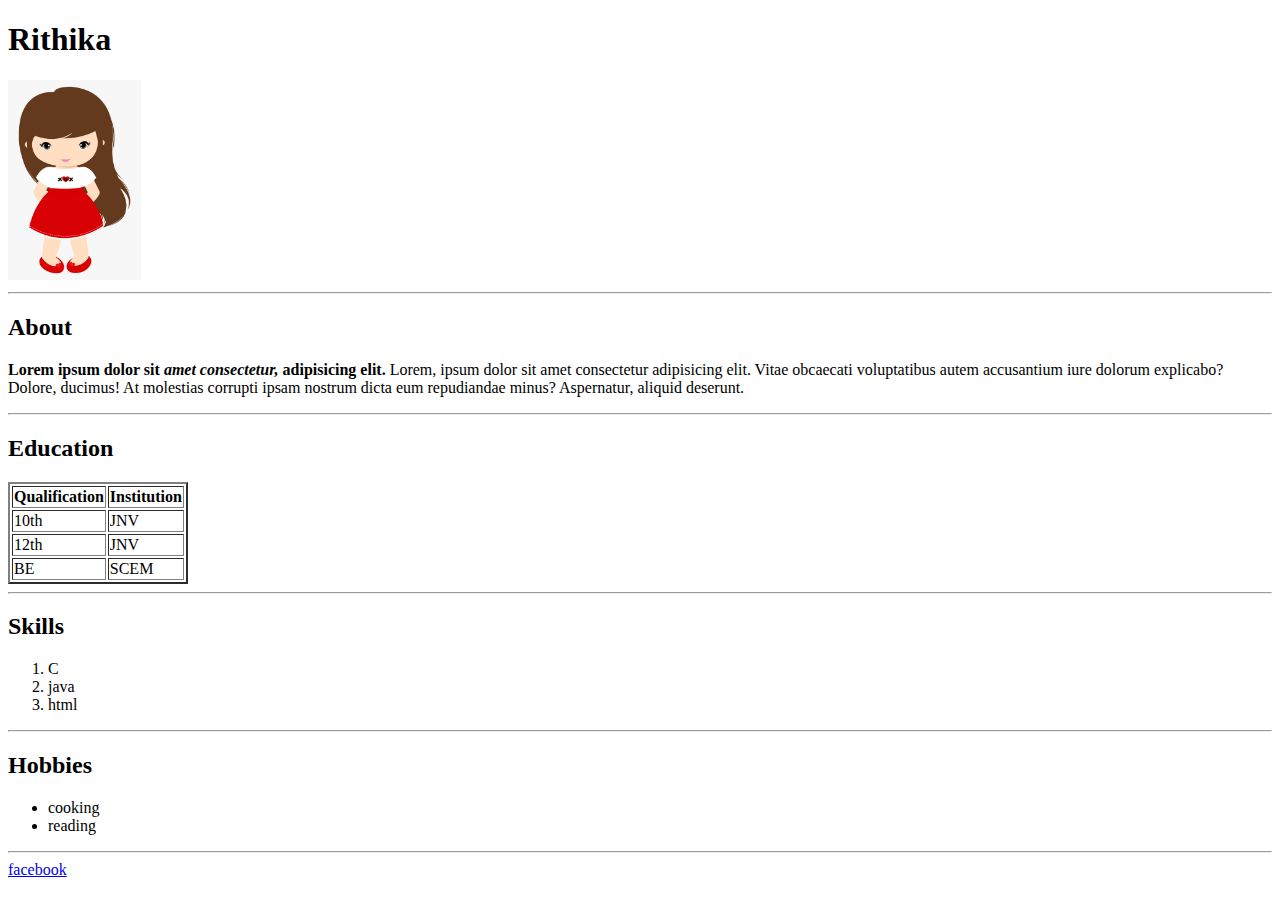
<file: day1/index.html>
<!DOCTYPE html>
<html>
    <head>
        <title>
            Profile page
        </title>
    </head>
    <body>
        <h1>Rithika</h1>
        <img src="image0" alt=" Image not found" height="200px">
        <hr>
        <h2>About</h2>
        <p>
            <b>Lorem ipsum dolor sit <i>amet consectetur, </i>adipisicing elit. </b>
            Lorem, ipsum dolor sit amet consectetur adipisicing elit. Vitae obcaecati voluptatibus autem accusantium iure dolorum explicabo? Dolore, ducimus! At molestias corrupti ipsam nostrum dicta eum repudiandae minus? Aspernatur, aliquid deserunt. 
        </p>
        <hr>
        <h2>Education</h2>
        <table border="2px">
            <tr>
                <th>Qualification</th>
                <th>Institution</th>
            </tr>
            <tr>
                <td>10th</td>
                <td>JNV</td>
            </tr>
            <tr>
                <td>12th</td>
                <td>JNV</td>
            </tr>
            <tr>
                <td>BE</td>
                <td>SCEM</td>
             
            </tr>
        </table>
        <hr>
        <h2>Skills</h2>
        <ol>
            <li>C</li>
            <li>java</li>
            <li>html</li>
        </ol>
        <hr>
        <h2>Hobbies</h2>
        <ul>
            <li>cooking</li>
            <li>reading</li>
        </ul>
        <hr>
        <a href="https://www.facebook.com/login/">facebook</a>
    </body>
</html>
</file>
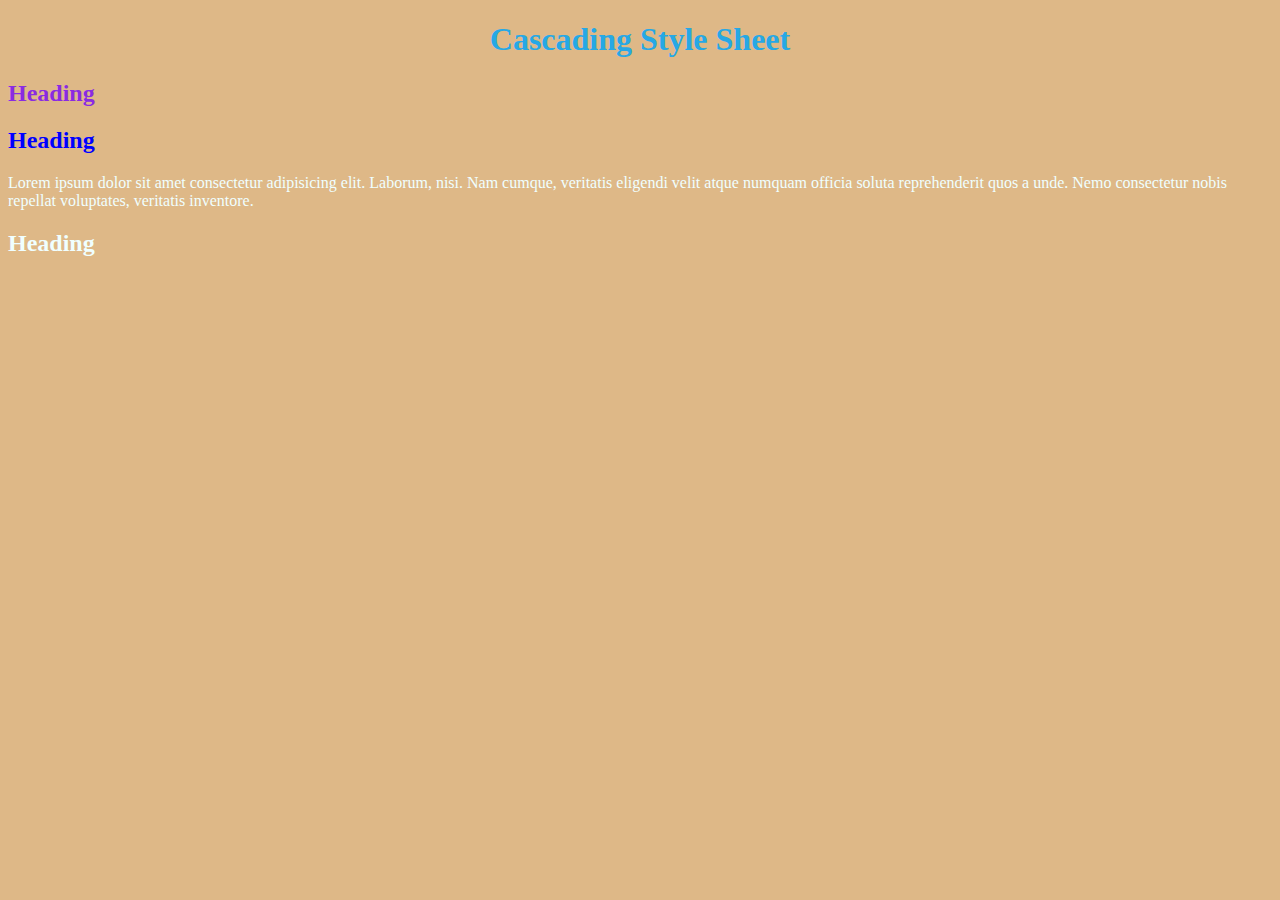
<file: day2/index.html>
<!DOCTYPE html>
<html lang="en">
<head>
    
    <title>Document</title>
    <style>
        #header2{
            color: blueviolet;
        }
        #header3{
            color: blue;
        }
        .para{
            color: azure;
        }

    </style>
</head>
<body style="background-color: burlywood;">
    <!-- inline css -->
    <h1 style="color: rgb(38, 168, 229); text-align: center;">Cascading Style Sheet</h1> 
    <h2 id="header2">Heading</h2>
    <h2 id="header3">Heading</h2>
    <p class="para">Lorem ipsum dolor sit amet consectetur adipisicing elit. Laborum, nisi. Nam cumque, veritatis eligendi velit atque numquam officia soluta reprehenderit quos a unde. Nemo consectetur nobis repellat voluptates, veritatis inventore.</p>
    <h2 class="para">Heading</h2>
</body>
</html>
</file>
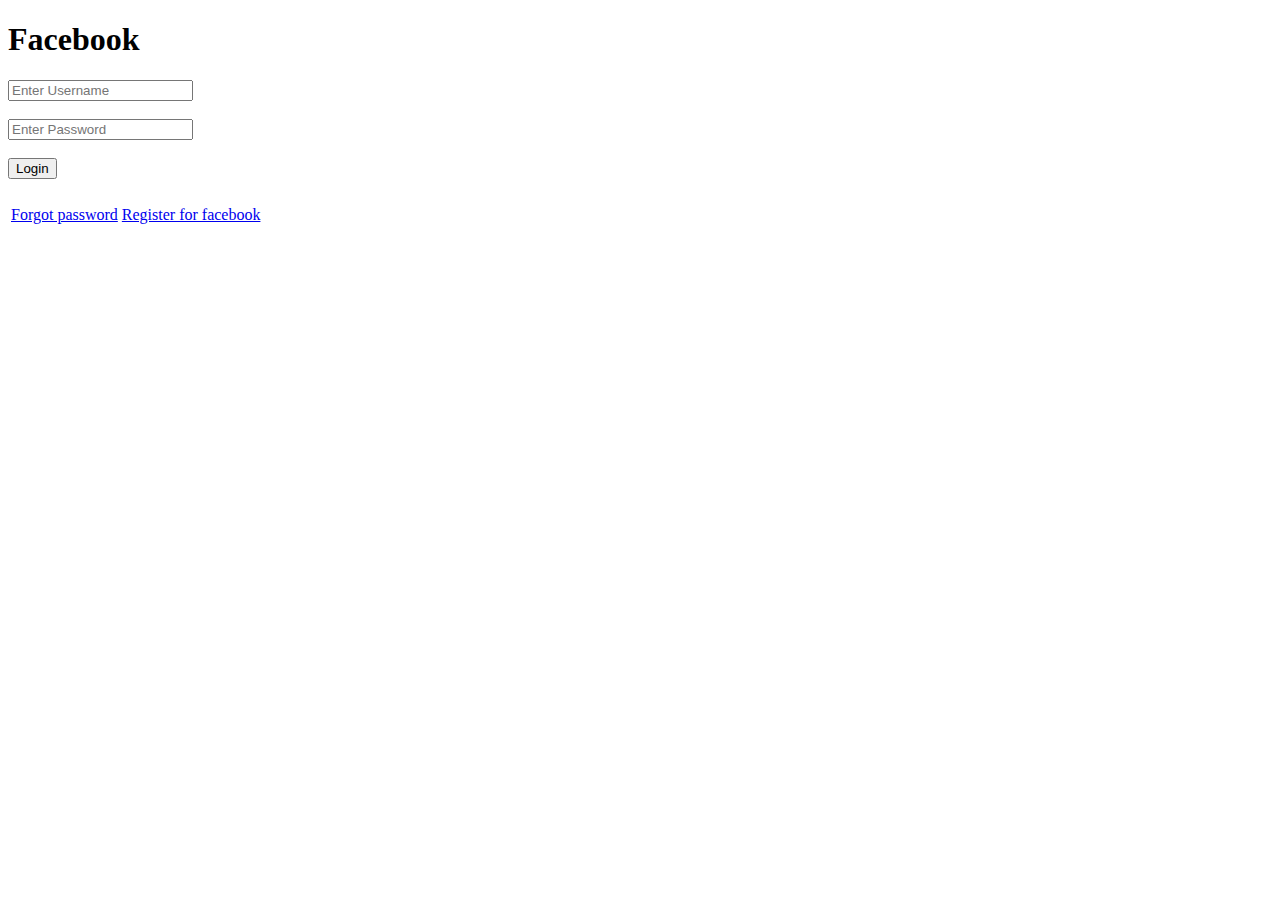
<file: day1/login.html>
<!DOCTYPE html>
<html lang="en">
<head>
    <title>Document</title>
</head>
<body> 
    <h1>Facebook</h1>
    <table >
        <tr>
            <input type="text" placeholder="Enter Username" > </tr>
        
        
         <tr>
            <br>
            <br>
            <input type="password" placeholder="Enter Password" ></tr>
            <br><br>
          <tr><button type="submit">Login</button></tr>
          <br><br>
          <tr><td>
            <a href="https://www.facebook.com/login/identify/?ctx=recover&ars=facebook_login&from_login_screen=0">Forgot password</a>
          </td>
        <td>
            <a href="https://www.facebook.com/r.php?locale=kn_IN&display=page">Register for facebook</a>
        </td></tr>


    </table>
    
</body>
</html>
</file>
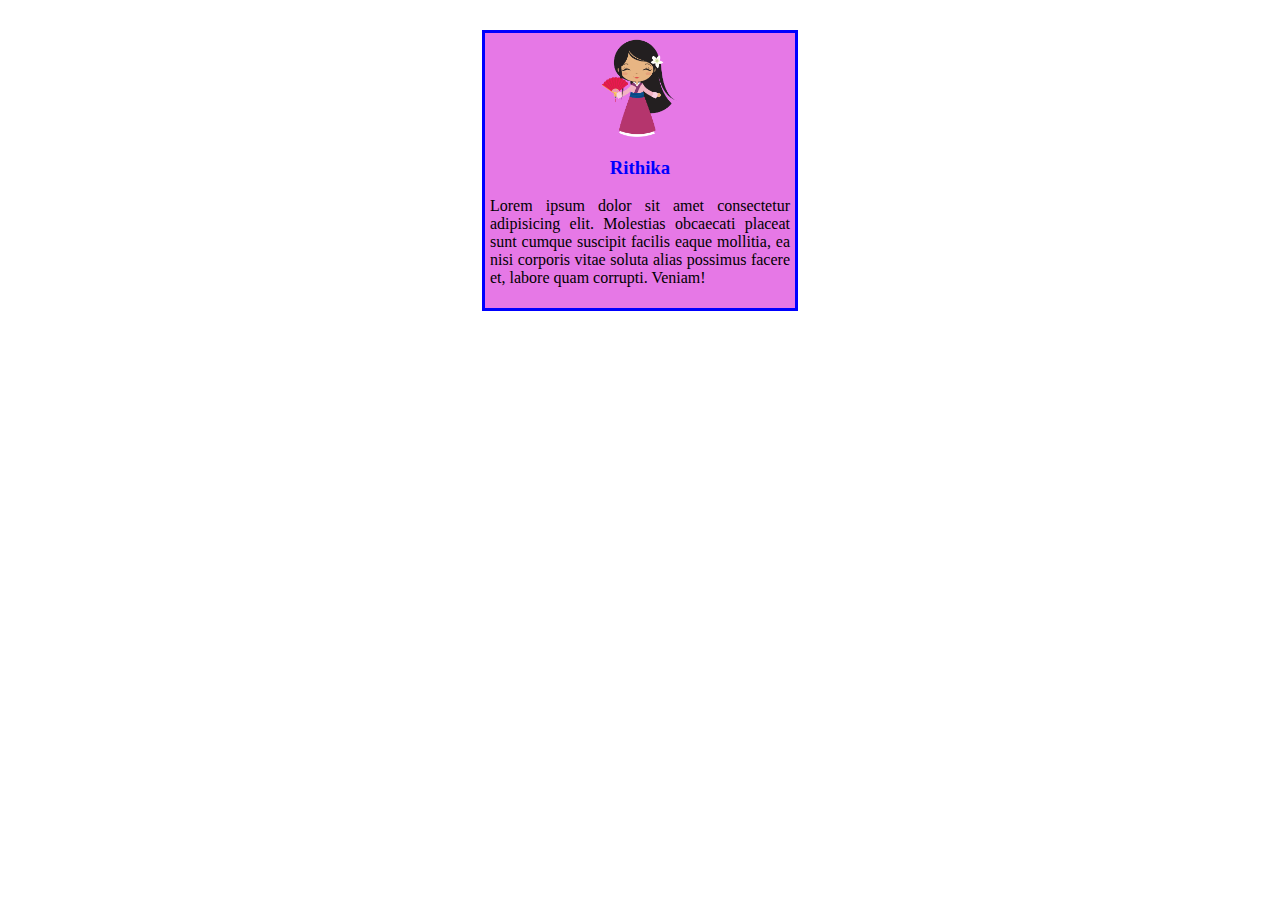
<file: day2/card.html>
<!DOCTYPE html>
<html lang="en">
<head>
    
    <title>profile-card</title>
    <link rel="stylesheet" href="card.css">
</head>
<body>
    <div id="card">
        <img src="girl.png" alt="Loading">
        <h3>Rithika</h3>
        <p>Lorem ipsum dolor sit amet consectetur adipisicing elit. Molestias obcaecati placeat sunt cumque suscipit facilis eaque mollitia, ea nisi corporis vitae soluta alias possimus facere et, labore quam corrupti. Veniam!</p>
    </div>
</body>
</html>
</file>
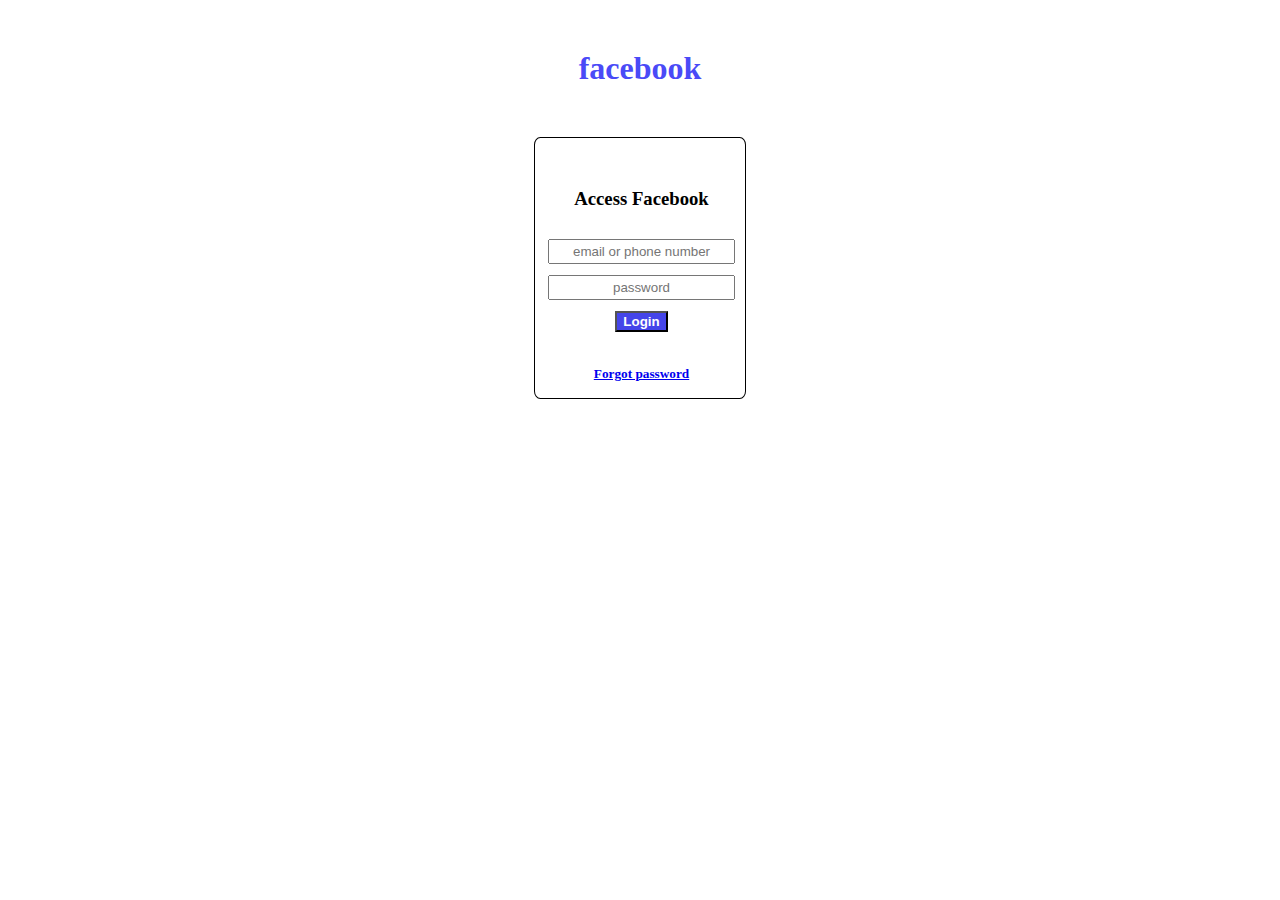
<file: day2/fb.html>
<!DOCTYPE html>
<html lang="en">
<head>
    <link rel="stylesheet" href="fb.css">
    <title>Document</title>
</head>
<body>
    
        <h1 > facebook</h1>
        <div id="inner">
            <table cellspacing="5" cellpadding="3">
                <tr><td>
                    <h3>Access Facebook</h3>
                </td></tr>
                <tr><td>
                    <input type="text" placeholder="email or phone number" style="padding: 3px; text-align: center;">
                </td></tr>
                <tr><td>
                    <input type="password" placeholder="password" style="padding: 3px; text-align: center;">
                </td></tr>
                <tr><td>
                    <button style="text-align: center; color: rgb(62, 62, 231);"><b>Login</b></button>
                </td></tr>
                <tr><td>
                    <a href="https://www.facebook.com/login/identify/?ctx=recover&ars=facebook_login&from_login_screen=0"><h5>Forgot password</h5></a>
                </td>&nbsp;
                <!-- <td>
                    <a href="https://www.facebook.com/r.php?locale=kn_IN&display=page"><h5>Register for facebook</h5></a>
                </td></tr> -->

            </table>

        </div>
    
    
</body>
</html>
</file>
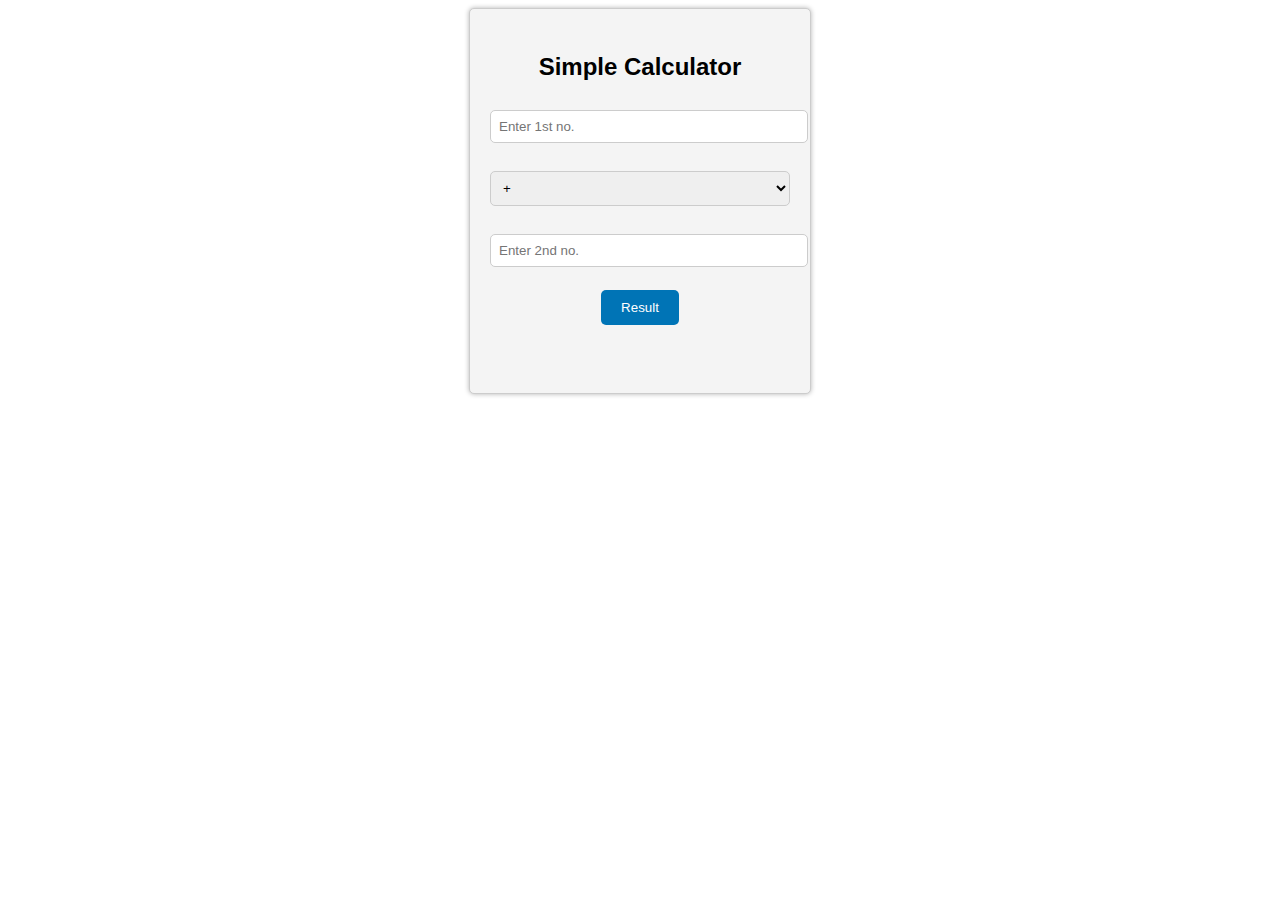
<file: day3/calci.html>
<!DOCTYPE html>
<html lang="en">
<head>
    <meta charset="UTF-8">
    <meta name="viewport" content="width=, initial-scale=1.0">
    <link rel="stylesheet" href="calci.css">
    <title>Document</title>
</head>
<body>
    <div class="calculator-box">
    <h3>Simple Calculator</h3>
    <input type="number" placeholder="Enter 1st no." id="n1">
    <br><br>
    <select name="operator" id="opr">
        <option value="+">+</option>
        <option value="-">-</option>
        <option value="*">*</option>
        <option value="/">/</option>
    </select>
    <br><br>
    <input type="number" placeholder="Enter 2nd no." id="n2">
    <br><br>
    <button onclick="a()">Result</button>
    <br><br>
    <h5 id="output"></h5>
</div>
    <script src="calci.js"></script>

</body>
</html>
</file>
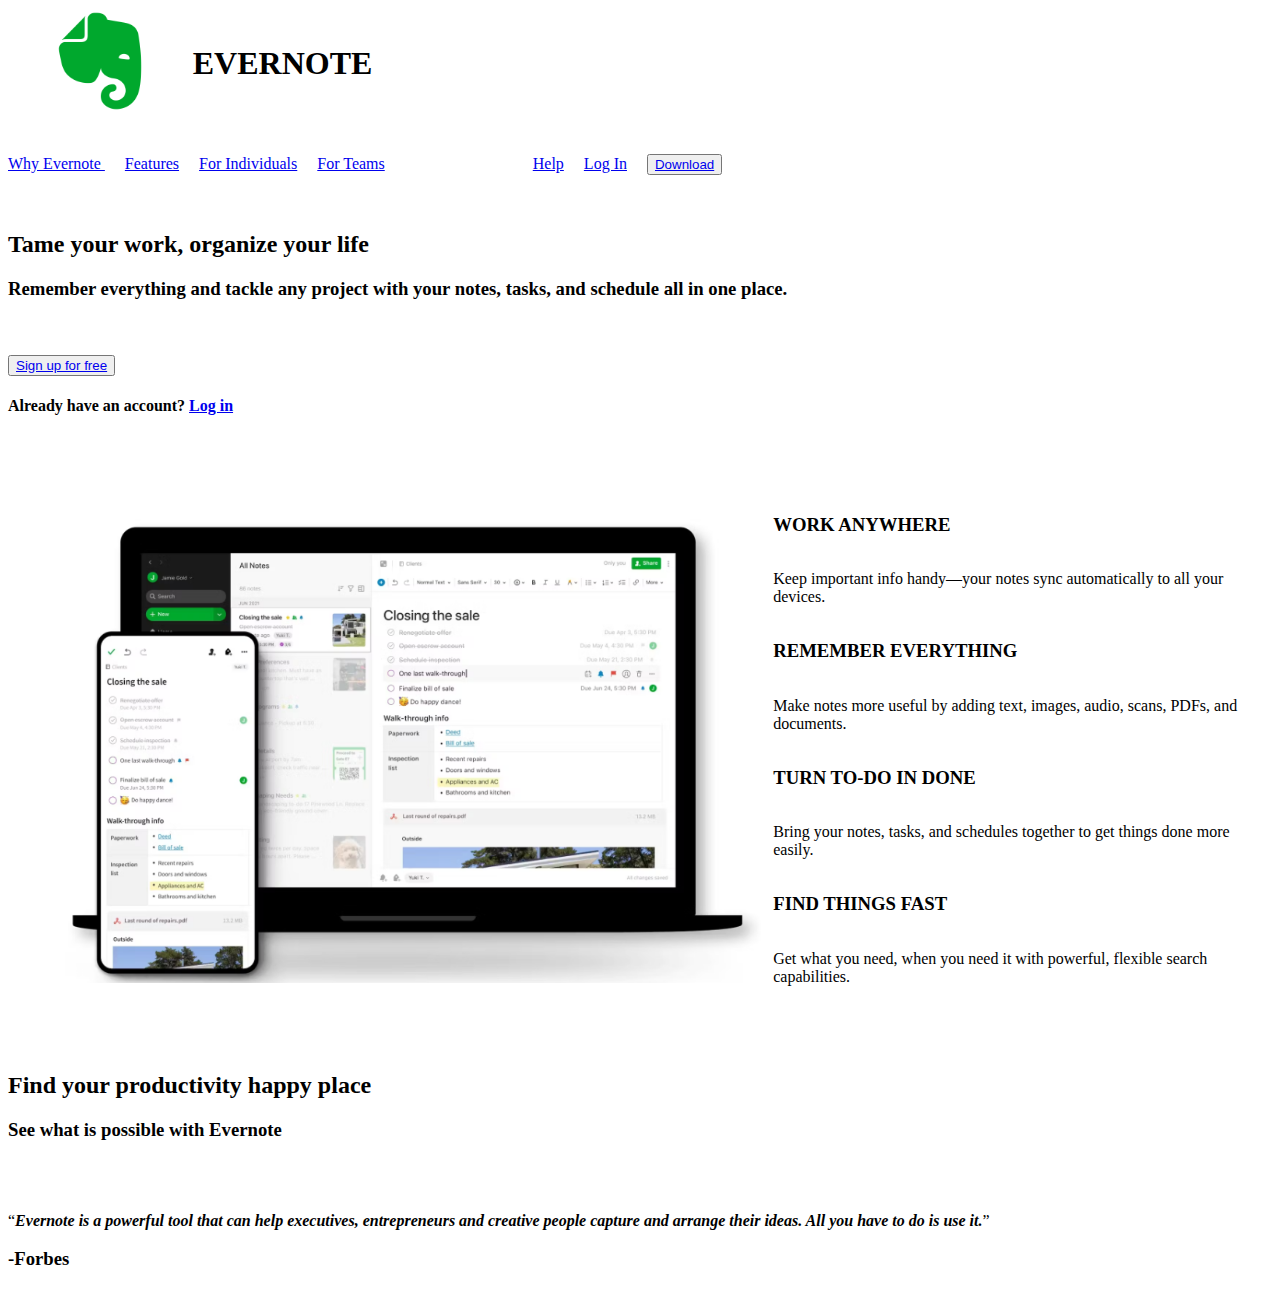
<file: tasks/day1/homepage.html>
<!DOCTYPE html>
<html lang="en">
<head>
   
    <title>Evernote</title>
    <link rel="icon" href="Evernote-Logo.png">

</head>
<body>
    
    <table>
        <tr>
            <td><img src="Evernote-Logo.png" alt="" height="100px"></td>
            <td><strong><h1>EVERNOTE</h1></strong></td>
        </tr>
    </table>

    <br>
    <br>
    
    <nav>
        <a href="https://evernote.com/why-evernote" >Why Evernote </a> &nbsp;&nbsp;&nbsp;&nbsp;
        <a href="https://evernote.com/features/notes-app" >Features</a>&nbsp;&nbsp;&nbsp;&nbsp;
        <a href="https://evernote.com/personal" >For Individuals</a>&nbsp;&nbsp;&nbsp;&nbsp;
        <a href="https://evernote.com/teams" >For Teams</a>&nbsp;&nbsp;&nbsp;&nbsp;&nbsp;
        &nbsp;&nbsp;&nbsp;&nbsp;&nbsp;&nbsp;&nbsp;&nbsp;&nbsp;&nbsp;&nbsp;&nbsp;&nbsp;&nbsp;&nbsp;&nbsp;&nbsp;&nbsp;&nbsp;&nbsp;&nbsp;&nbsp;&nbsp;&nbsp;&nbsp;&nbsp;&nbsp;&nbsp;&nbsp;&nbsp;
        <a href="https://help.evernote.com/hc/en-us" >Help</a>&nbsp;&nbsp;&nbsp;&nbsp;
        <a href="https://www.evernote.com/Login.action">Log In</a>&nbsp;&nbsp;&nbsp;&nbsp;
        <button type="submit" >
            <a href="https://evernote.com/download" >Download</a>
        </button>
    </nav>

    <br><br>

   <h2 ><b>Tame your work, organize your life</b></h2>
    <h3 >Remember everything and tackle any project with your notes, tasks, and schedule all in one place.</h3>
    <br>
    <br>
    
    <button type="submit" >
        <a href="https://evernote.com/compare-plans">Sign up for free</a>
    </button>
    

    <h4 >Already have an account? <a href="https://www.evernote.com/Login.action"> Log in</a></h4>
    <br><br>


     <table cellspacing="10">
        <tr>
            <td rowspan="9"><img src="img1.png" alt="" height="500px"  ></td>
        </tr>
        <tr>
            <td><h3 >WORK ANYWHERE</h3></td>
        </tr>
        <tr>
            <td>Keep important info handy—your notes sync automatically to all your devices.</td>
        </tr>
        <tr>
            <td><h3>REMEMBER EVERYTHING</h3></td>
        </tr>
        <tr><td>Make notes more useful by adding text, images, audio, scans, PDFs, and documents.</td></tr>
        <tr><td> <h3>TURN TO-DO IN DONE</h3></td></tr>
        <tr><td>Bring your notes, tasks, and schedules together to get things done more easily.</td></tr>
        <tr><td> <h3>FIND THINGS FAST</h3></td></tr>
        <tr><td>Get what you need, when you need it with powerful, flexible search capabilities.</td></tr>
     </table>

    <br><br><br>
        
    

    <h2 ><b>Find your productivity happy place</b></h2>
    <h3 >See what is possible with Evernote</h3>
    <br><br>
    <p ><q><i><b>Evernote is a powerful tool that can help executives, entrepreneurs and creative people capture and arrange their ideas. All you have to do is use it.</b></i></q></p>
    <h3 >-Forbes</h3>



    
    
</body>
</html>
</file>
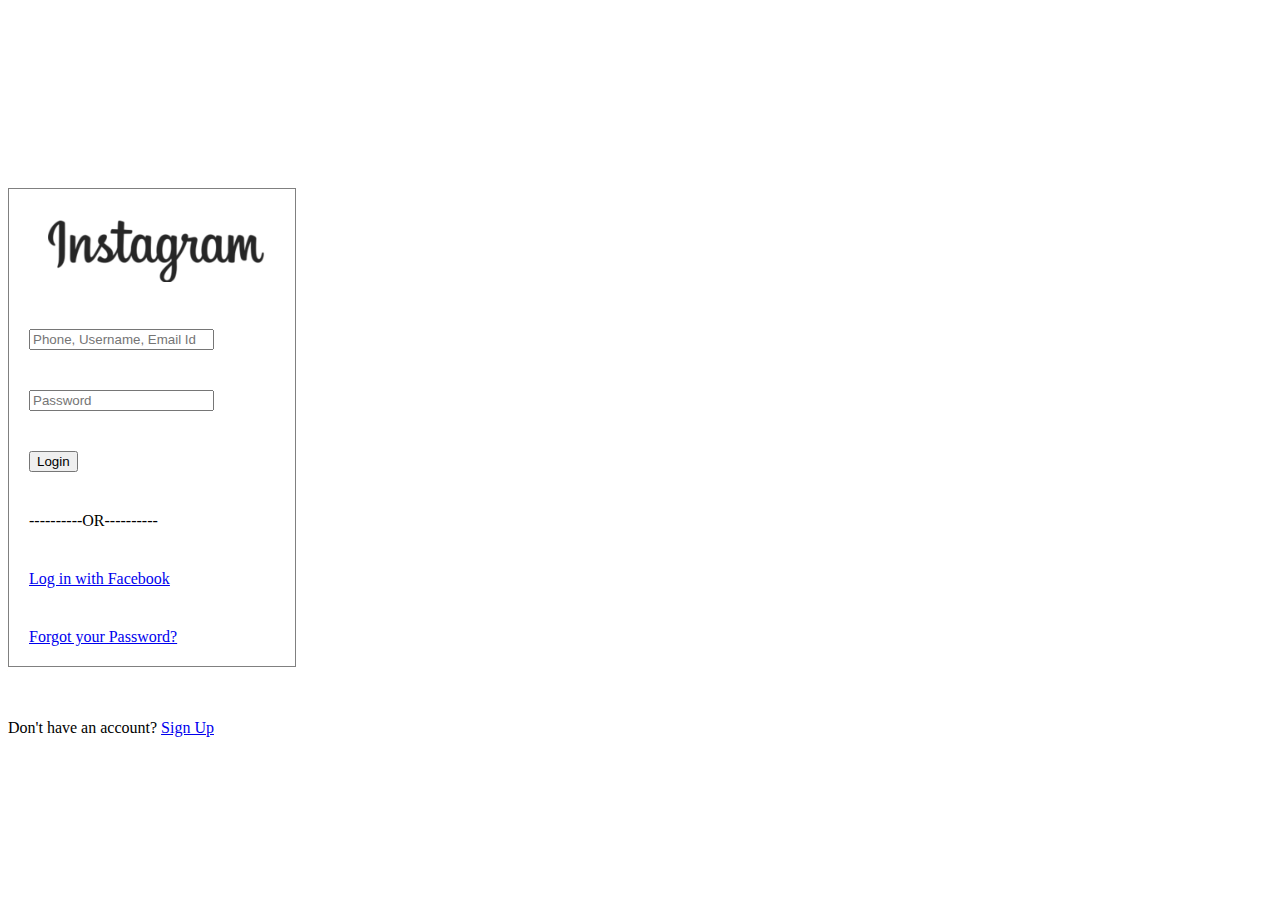
<file: tasks/day1/insta.html>
<!DOCTYPE html>
<html lang="en">
<head>
    
    <title>Instagram</title>
    <link rel="icon" href="instalogo.png">
</head>
<body>
    
    <table frame="box" cellpadding="20" cellspacing="10" rules="none">
       
        <tr ><td>
            <img src="insta font.png" alt=""></td>
        </tr>
       <br><br>
        <tr ><td>
            <input type="text" placeholder="Phone, Username, Email Id"></td>
        </tr>
       <br><br>
        <tr ><td>
            <input type="password" placeholder="Password"></td>
        </tr>
       <br><br>
        <tr ><td><button type="submit">Login</button></td></tr>
      
        <tr ><td>----------OR----------</td></tr>
       <br> <br>

        <tr ><td><a href="https://www.facebook.com/login.php?skip_api_login=1&api_key=124024574287414&kid_directed_site=0&app_id=124024574287414&signed_next=1&next=https%3A%2F%2Fwww.facebook.com%2Fdialog%2Foauth%3Fclient_id%3D124024574287414%26locale%3Den_GB%26redirect_uri%3Dhttps%253A%252F%252Fwww.instagram.com%252Faccounts%252Fsignup%252F%26response_type%3Dcode%252Cgranted_scopes%26scope%3Demail%26state%3D%257B%2522fbLoginKey%2522%253A%2522hiwdgk1tan5fo12zjxvb1e4x9xp1k04u27e6zzaeeu3yh72tw2la%2522%252C%2522fbLoginReturnURL%2522%253A%2522%252Ffxcal%252Fdisclosure%252F%253Fnext%253D%25252F%2522%257D%26ret%3Dlogin%26fbapp_pres%3D0%26logger_id%3Dc2a49996-bb5e-4a32-b492-6bb9ebe91aa9%26tp%3Dunspecified&cancel_url=https%3A%2F%2Fwww.instagram.com%2Faccounts%2Fsignup%2F%3Ferror%3Daccess_denied%26error_code%3D200%26error_description%3DPermissions%2Berror%26error_reason%3Duser_denied%26state%3D%257B%2522fbLoginKey%2522%253A%2522hiwdgk1tan5fo12zjxvb1e4x9xp1k04u27e6zzaeeu3yh72tw2la%2522%252C%2522fbLoginReturnURL%2522%253A%2522%252Ffxcal%252Fdisclosure%252F%253Fnext%253D%25252F%2522%257D%23_%3D_&display=page&locale=kn_IN&pl_dbl=0">Log in with Facebook</a></td></tr>
        <br><br>

        <tr ><td><a href="https://www.instagram.com/accounts/password/reset/">Forgot your Password?</a></td></tr>
      
    </table>
    <br><br>
    <p>Don't have an account? <a href="https://www.instagram.com/accounts/emailsignup/">Sign Up</a></p>
    

</body>
</html>
</file>
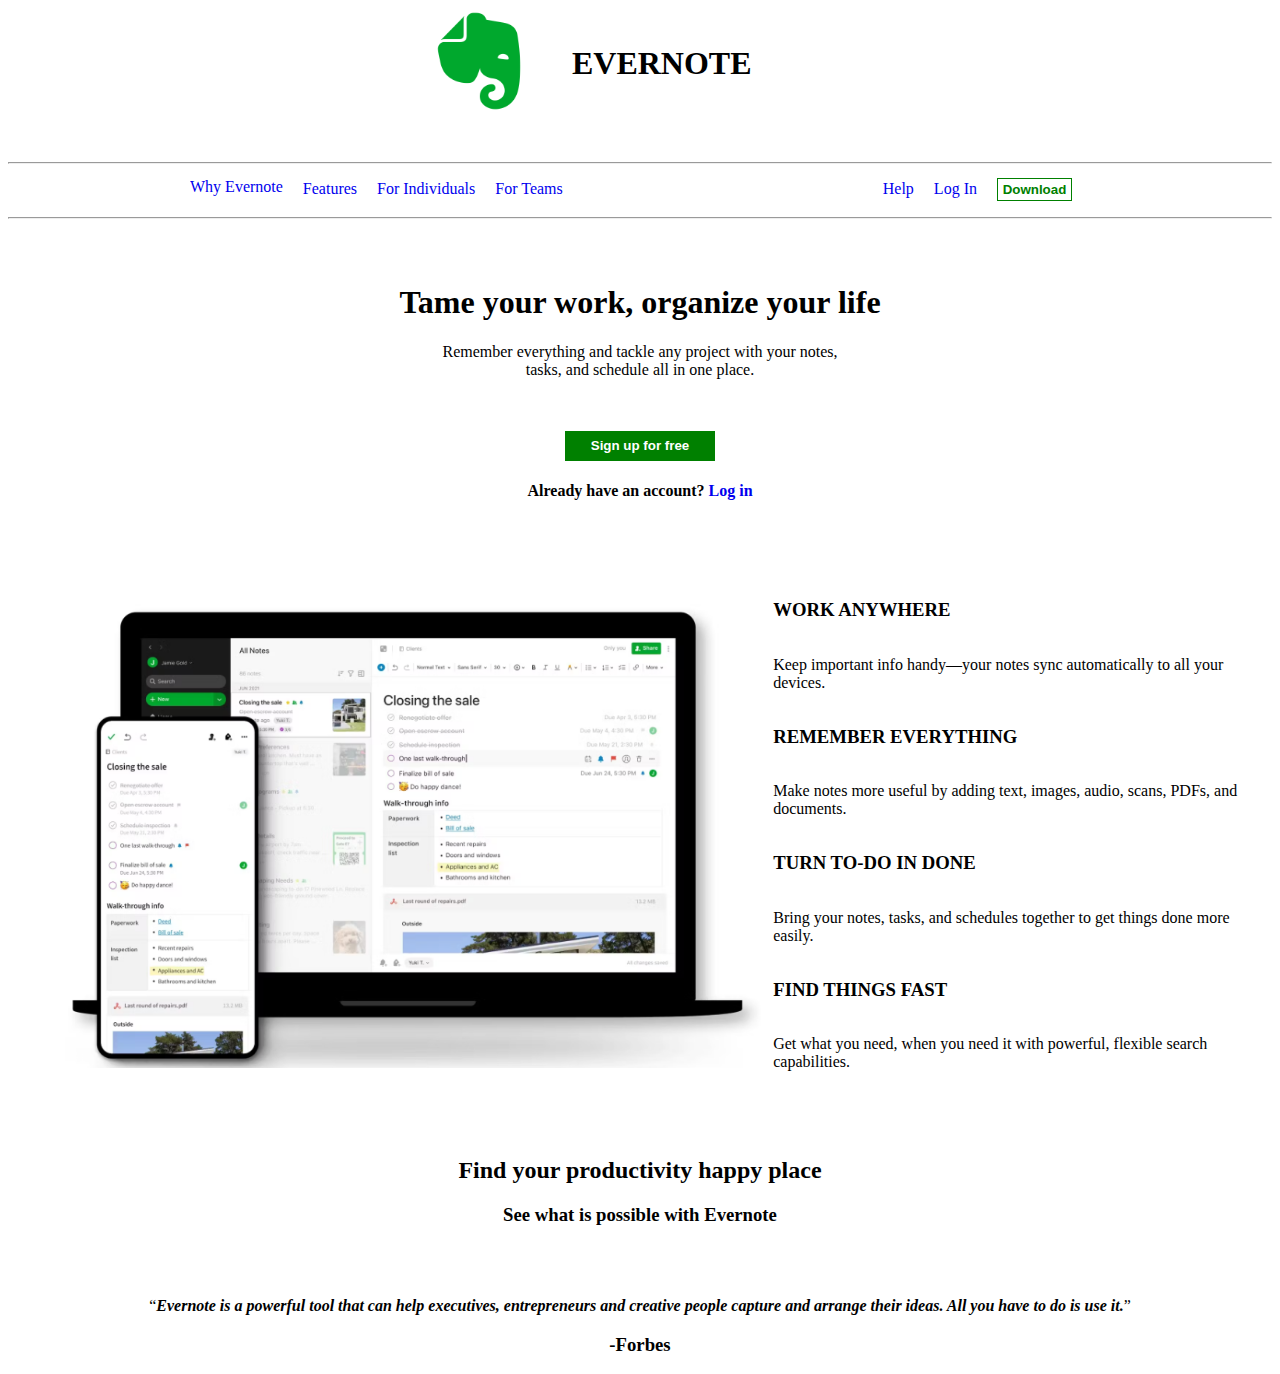
<file: tasks/day2/homepage.html>
<!DOCTYPE html>
<html lang="en">
<head>
   
    <title>Evernote</title>
    <link rel="icon" href="Evernote-Logo.png">
    <link rel="stylesheet" href="homepage.css">

</head>
<body>
    <!-- <center> -->
     <table id="table1">
        <tr>
            <td><img src="Evernote-Logo.png" alt="" height="100px"></td>
            <td><strong><h1>EVERNOTE</h1></strong></td>
        </tr>
    </table>
<!-- </center> -->
    <br>
    <br>
    <hr>
    <div id="nav1"><ul><font aria-setsize="30">
        <li><a class="link" href="https://evernote.com/why-evernote" >Why Evernote </a></li> &nbsp;&nbsp;&nbsp;&nbsp;
        <li></li><a class="link" href="https://evernote.com/features/notes-app" >Features</a></li>&nbsp;&nbsp;&nbsp;&nbsp;
        <li></li><a class="link"href="https://evernote.com/personal" >For Individuals</a></li>&nbsp;&nbsp;&nbsp;&nbsp;
        <li></li><a class="link" href="https://evernote.com/teams" >For Teams</a></li>&nbsp;&nbsp;&nbsp;&nbsp;&nbsp;
        &nbsp;&nbsp;&nbsp;&nbsp;&nbsp;&nbsp;&nbsp;&nbsp;&nbsp;&nbsp;&nbsp;&nbsp;&nbsp;&nbsp;&nbsp;&nbsp;&nbsp;&nbsp;&nbsp;&nbsp;&nbsp;&nbsp;&nbsp;&nbsp;&nbsp;&nbsp;&nbsp;&nbsp;&nbsp;&nbsp;&nbsp;&nbsp;&nbsp;&nbsp;&nbsp;&nbsp;&nbsp;&nbsp;&nbsp;&nbsp;&nbsp;&nbsp;&nbsp;&nbsp;&nbsp;&nbsp;&nbsp;&nbsp;&nbsp;&nbsp;&nbsp;&nbsp;&nbsp;&nbsp;&nbsp;&nbsp;&nbsp;&nbsp;&nbsp;&nbsp;&nbsp;&nbsp;&nbsp;&nbsp;&nbsp;&nbsp;&nbsp;&nbsp;&nbsp;&nbsp;&nbsp;&nbsp;&nbsp;
        <li></li><a class="link" href="https://help.evernote.com/hc/en-us" >Help</a></li>&nbsp;&nbsp;&nbsp;&nbsp;
        <li></li><a class="link" href="https://www.evernote.com/Login.action">Log In</a></li>&nbsp;&nbsp;&nbsp;&nbsp;
        <li></li><button type="submit" id="button1" >
            <a class="link" href="https://evernote.com/download" > <b style="color:green;">Download</b></a>
        </button></li>
    </font></div></ul>
<hr>
    <br><br>
<center>
   <h1 font-size: 40px; ><b>Tame your work, organize your life</b></h1>
    <p font-size="30px">Remember everything and tackle any project with your notes,<br> tasks, and schedule all in one place.</p>

    <br>
    <br>
    
    <button type="submit" id="button2">
        <a class="link" href="https://evernote.com/compare-plans"> <b style="color: white;">Sign up for free</b></a>
    </button>
    

    <h4 >Already have an account? <a class="link" href="https://www.evernote.com/Login.action"> Log in</a></h4>
</center>
    <br><br>


     <table cellspacing="10">
        <tr>
            <td rowspan="9"><img src="img1.png" alt="" height="500px"  ></td>
        </tr>
        <tr>
            <td><h3 >WORK ANYWHERE</h3></td>
        </tr>
        <tr>
            <td>Keep important info handy—your notes sync automatically to all your devices.</td>
        </tr>
        <tr>
            <td><h3>REMEMBER EVERYTHING</h3></td>
        </tr>
        <tr><td>Make notes more useful by adding text, images, audio, scans, PDFs, and documents.</td></tr>
        <tr><td> <h3>TURN TO-DO IN DONE</h3></td></tr>
        <tr><td>Bring your notes, tasks, and schedules together to get things done more easily.</td></tr>
        <tr><td> <h3>FIND THINGS FAST</h3></td></tr>
        <tr><td>Get what you need, when you need it with powerful, flexible search capabilities.</td></tr>
     </table>

    <br><br><br>
        
    
<center>
    <h2 ><b>Find your productivity happy place</b></h2>
    <h3 >See what is possible with Evernote</h3>
    <br><br>
    <p ><q><i><b>Evernote is a powerful tool that can help executives, entrepreneurs and creative people capture and arrange their ideas. All you have to do is use it.</b></i></q></p>
    <h3 >-Forbes</h3>
</center>


    
    
</body>
</html>
</file>
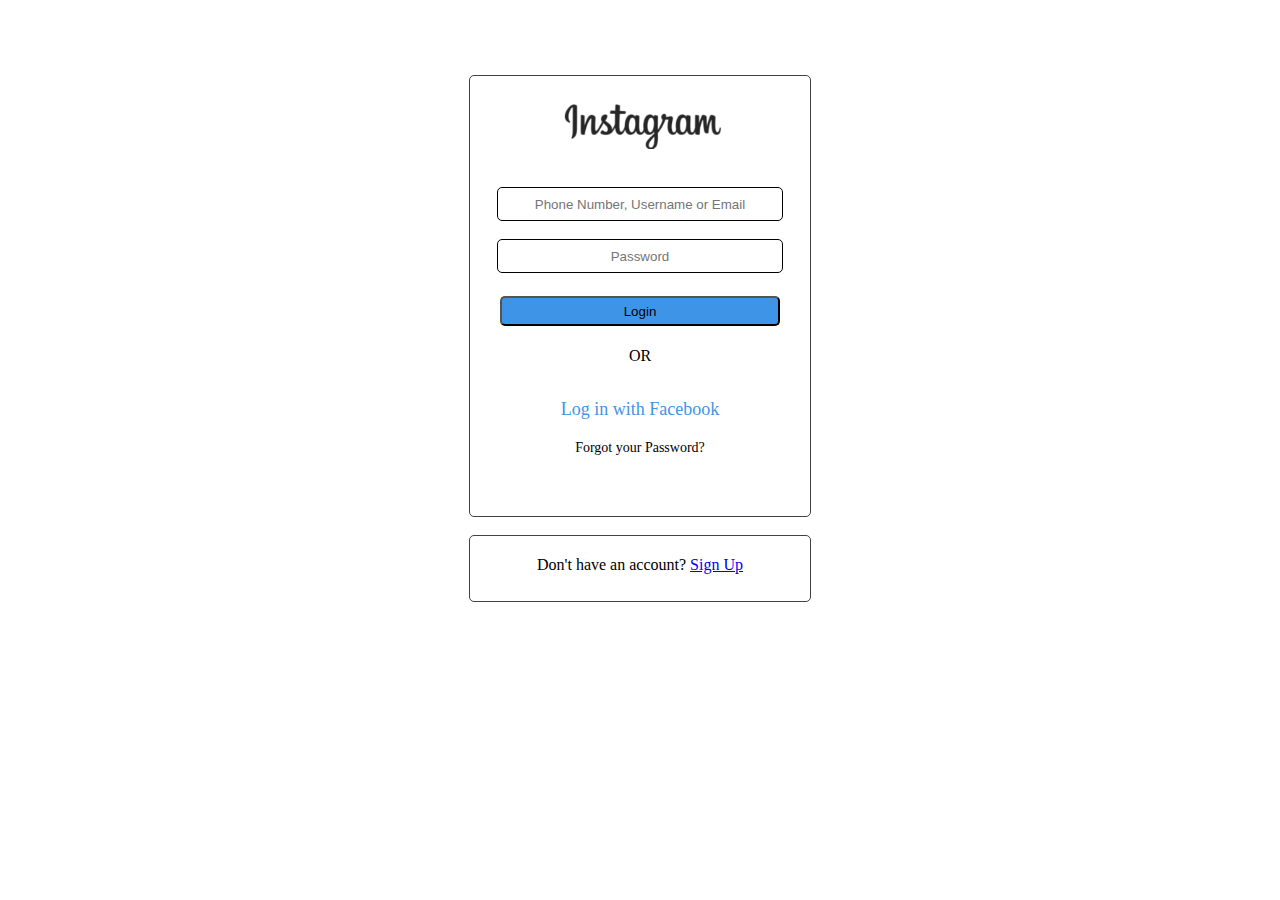
<file: tasks/day2/insta1.html>
<!DOCTYPE html>
<html lang="en">
<head>
    
    <title>Instagram</title>
    <link rel="icon" href="instalogo.png">
    <link rel="stylesheet" href="insta1.css">
</head>
<body>
    
    <div id="div1">
        <img src="insta font.png" alt="Instagram">
        <br><br><center>
        <input  type="text" placeholder="Phone Number, Username or Email">
        <br>
        <input  type="password" placeholder="Password">
        <br>
        <button type="submit">Login</button>
        <br>
        <p>OR </p>
        <br><a id="link" href="https://www.facebook.com/login.php?skip_api_login=1&api_key=124024574287414&kid_directed_site=0&app_id=124024574287414&signed_next=1&next=https%3A%2F%2Fwww.facebook.com%2Fdialog%2Foauth%3Fclient_id%3D124024574287414%26locale%3Den_GB%26redirect_uri%3Dhttps%253A%252F%252Fwww.instagram.com%252Faccounts%252Fsignup%252F%26response_type%3Dcode%252Cgranted_scopes%26scope%3Demail%26state%3D%257B%2522fbLoginKey%2522%253A%2522hiwdgk1tan5fo12zjxvb1e4x9xp1k04u27e6zzaeeu3yh72tw2la%2522%252C%2522fbLoginReturnURL%2522%253A%2522%252Ffxcal%252Fdisclosure%252F%253Fnext%253D%25252F%2522%257D%26ret%3Dlogin%26fbapp_pres%3D0%26logger_id%3Dc2a49996-bb5e-4a32-b492-6bb9ebe91aa9%26tp%3Dunspecified&cancel_url=https%3A%2F%2Fwww.instagram.com%2Faccounts%2Fsignup%2F%3Ferror%3Daccess_denied%26error_code%3D200%26error_description%3DPermissions%2Berror%26error_reason%3Duser_denied%26state%3D%257B%2522fbLoginKey%2522%253A%2522hiwdgk1tan5fo12zjxvb1e4x9xp1k04u27e6zzaeeu3yh72tw2la%2522%252C%2522fbLoginReturnURL%2522%253A%2522%252Ffxcal%252Fdisclosure%252F%253Fnext%253D%25252F%2522%257D%23_%3D_&display=page&locale=kn_IN&pl_dbl=0" >Log in with Facebook</a>
        <br><br>
        <a id="link1" href="https://www.instagram.com/accounts/password/reset/">Forgot your Password?</a></center>
    </div>
    <br>
    <div id="div2" >
        <p style="text-align: center; margin-top: auto; margin-bottom: auto;">Don't have an account? <a href="https://www.instagram.com/accounts/emailsignup/">Sign Up</a></p>
    </div>

</body>
</html>
</file>
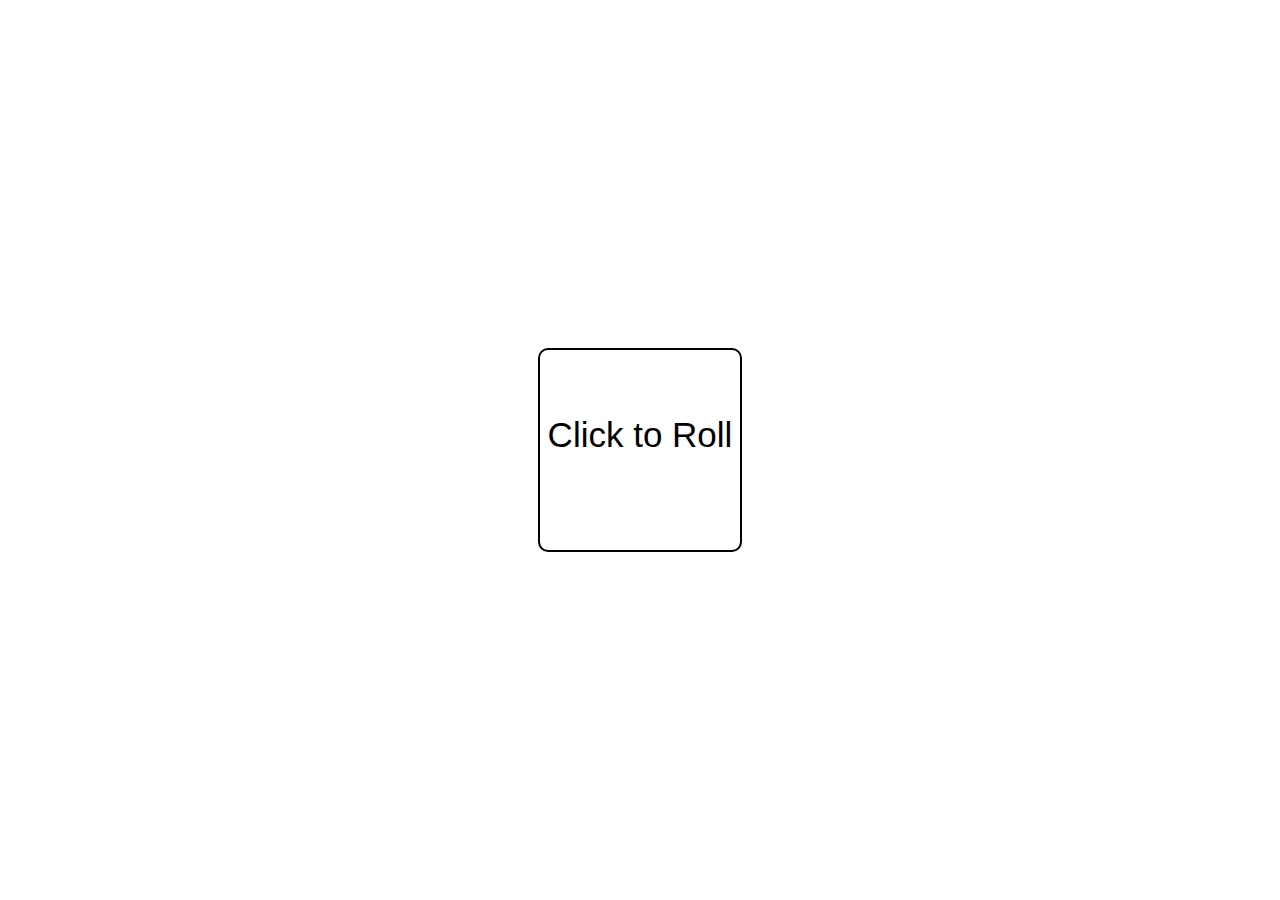
<file: tasks/day3/game.html>
<!DOCTYPE html>
<html lang="en">
<head>
    <meta charset="UTF-8">
    <meta name="viewport" content="width=device-width, initial-scale=1.0">
    <link rel="stylesheet" href="game.css">
    <title>Document</title>
</head>
<body>
    <div id="dice" onclick="rollDice()"><p style="font-size: 35px;">Click to Roll</p></div>

    <script src="game.js"></script>
</body>
</html>
</file>
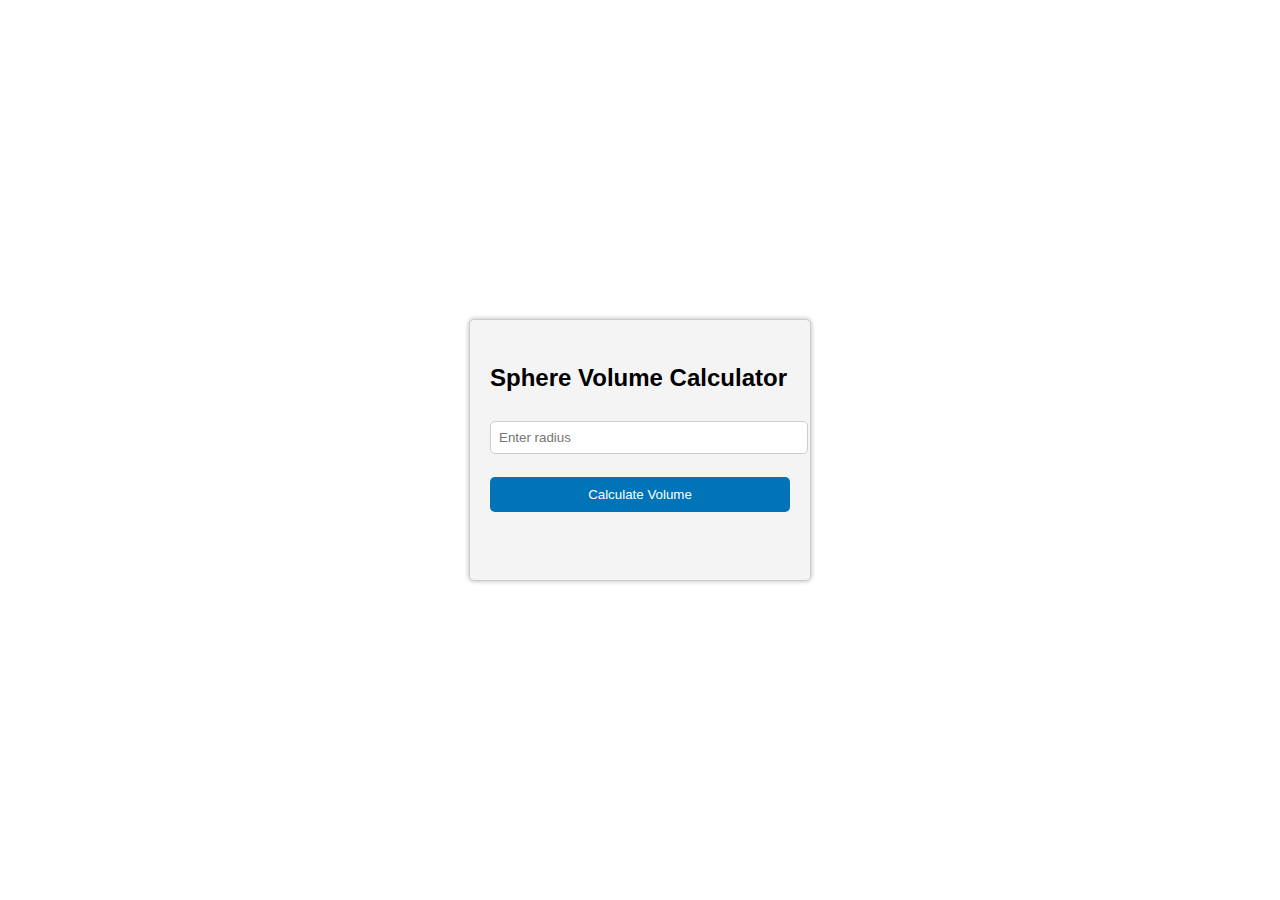
<file: tasks/day3/sphere.html>
<!DOCTYPE html>
<html lang="en">
<head>
    <meta charset="UTF-8">
    <meta name="viewport" content="width=device-width, initial-scale=1.0">
    <link rel="stylesheet" href="sphere.css">
    <title>sphere volume calculator</title>
</head>
<body>
    <div class="calculator-box">
        <h3>Sphere Volume Calculator</h3>
        <input type="number" placeholder="Enter radius" id="radius">
        <br><br>
        <button onclick="calculateVolume()">Calculate Volume</button>
        <br><br>
        <h5 id="output"></h5>
    </div>

    <script src="sphere.js"></script>
</body>
</html>
</file>
<file: day2/card.css>
body{
    background: url();
}

img{
    height: 100px;
    margin-left: auto;
    margin-right: auto;
    display: block;
}
#card{
    border: 3px solid blue;
    width: 300px;
    padding: 5px;
    margin: 20px;
    margin-left: auto;
    margin-right: auto;
    background-color: rgb(230, 120, 230);
    margin-top: 30px;

}
h3{
    text-align: center;
    color: blue;
}
p{
    text-align: justify;
}
</file>
<file: day2/fb.css>
#inner{
    border: 1px solid black;
    width: 200px;
    height: 250px;
    border-radius: 3%;
    margin-top: 50px;
    margin-left: auto;
    margin-right: auto;
    display: block;
    padding: 5px;
    position: relative;

} 

h1{
    text-align: center;
    color: rgb(74, 74, 247);
    margin-top: 50px;
}
table{
    text-align: center;
    margin-left: auto;
    margin-right: auto;
}
/* h3{
    text-align: center;
    margin-left: auto;
    margin-right: auto;
    display: block;
}
input{
    text-align: center;
    margin-left: auto;
    margin-right: auto;
    display: block;
}*/
button{
    background-color: rgb(69, 69, 233);
    
} 
b{
    color: white;
}
</file>
<file: day3/calci.css>
body {
    font-family: Arial, sans-serif;
    text-align: center;
}

.calculator-box {
    width: 300px;
    margin: 0 auto;
    padding: 20px;
    border: 1px solid #ccc;
    border-radius: 5px;
    background-color: #f4f4f4;
    box-shadow: 0 0 5px rgba(0, 0, 0, 0.3);
}

h3 {
    font-size: 24px;
}

select, input[type="number"] {
    width: 100%;
    padding: 8px;
    margin: 5px 0;
    border: 1px solid #ccc;
    border-radius: 5px;
}

button {
    padding: 10px 20px;
    background-color: #0074b6;
    color: #fff;
    border: none;
    border-radius: 5px;
    cursor: pointer;
}

button:hover {
    background-color: #005789;
}

#output {
    font-size: 18px;
    margin-top: 10px;
}
</file>
<file: tasks/day2/homepage.css>
#table1{
    margin-left: 30%;
    margin-right: 70%;
    display: block;
}

#nav1{
     border: 2px solid white; 
     padding: 4px;
     width: 900px;
     height: 25px;
     margin-left: auto;
     margin-right: auto;
     display: block;
  }

ul {
    list-style-type: none;
    margin: 0;
    padding: 0;
    overflow: hidden;
  }
  
li {
    float: left;
   
    }

.link{
    text-decoration: none;
}
 
#button1{
    border: 1px solid green;
    background-color: white;
    padding: 1px;
    height: 23px;
    width: 75px;
}

#button2{
    border: 1px solid green;
    background-color: green;
    padding: 3px;
    height: 30px;
    width: 150px;
}
</file>
<file: tasks/day2/insta1.css>
#div1{
    border: 0.5px solid rgb(68, 65, 65);
    margin-top: 75px;
    margin-left: auto;
    margin-right: auto;
    display: block;
    width: 300px;
    height: 400px;
    padding: 20px;
    border-radius: 5px 5px 5px 5px;
}
img{
    height: 55px;
    margin-left: auto;
    margin-right: auto;
    display: block;
    
}
input{
    border: 1px solid black;
    border-radius: 5px 5px 5px 5px;
    margin-left: auto;
    margin-right: auto;
    display: block;
    /* margin: 3px; */
    width: 280px;
    height: 30px;
    text-align: center;
}
button{
    width:280px ;
    height:30px ;
    background-color: rgb(62, 149, 231);
    border-radius: 5px 5px 5px 5px;
    margin: 5px;
}
#link{
    text-decoration: none;
    color:rgb(62, 149, 231) ;
    font-size: 18px;
}
#link1{
    text-decoration: none;
    font-size: 14px;
    color:black ;
}

#div2{
    border: 0.5px solid rgb(68, 65, 65);
    margin-left: auto;
    margin-right: auto;
    display: block;
    width: 300px;
    height: 25px;
    padding: 20px;
    border-radius: 5px 5px 5px 5px;
}


/* p::before,
p::after{
    content: ""; 
    flex: 1 1; 
    border-bottom: 1px solid #000; 
    /* margin: auto;  
}*/
</file>
<file: tasks/day3/game.css>
body {
    font-family: Arial, sans-serif;
    display: flex;
    justify-content: center;
    align-items: center;
    height: 100vh;
    margin: 0;
}

#dice {
    width: 200px;
    height: 200px;
    background-color: white;
    border: 2px solid #000;
    border-radius: 10px;
    text-align: center;
    font-size: 96px;
    line-height: 100px;
    cursor: pointer;
}
</file>
<file: tasks/day3/sphere.css>
body {
    font-family: Arial, sans-serif;
    display: flex;
    justify-content: center;
    align-items: center;
    height: 100vh;
    margin: 0;
}

.calculator-box {
    width: 300px;
    padding: 20px;
    border: 1px solid #ccc;
    border-radius: 5px;
    background-color: #f4f4f4;
    box-shadow: 0 0 5px rgba(0, 0, 0, 0.3);
}

h3 {
    font-size: 24px;
}

input[type="number"] {
    width: 100%;
    padding: 8px;
    margin: 5px 0;
    border: 1px solid #ccc;
    border-radius: 5px;
}

button {
    width: 100%;
    padding: 10px;
    background-color: #0074b6;
    color: #fff;
    border: none;
    border-radius: 5px;
    cursor: pointer;
}

button:hover {
    background-color: #005789;
}

#output {
    font-size: 18px;
    margin-top: 10px;
}
</file>
